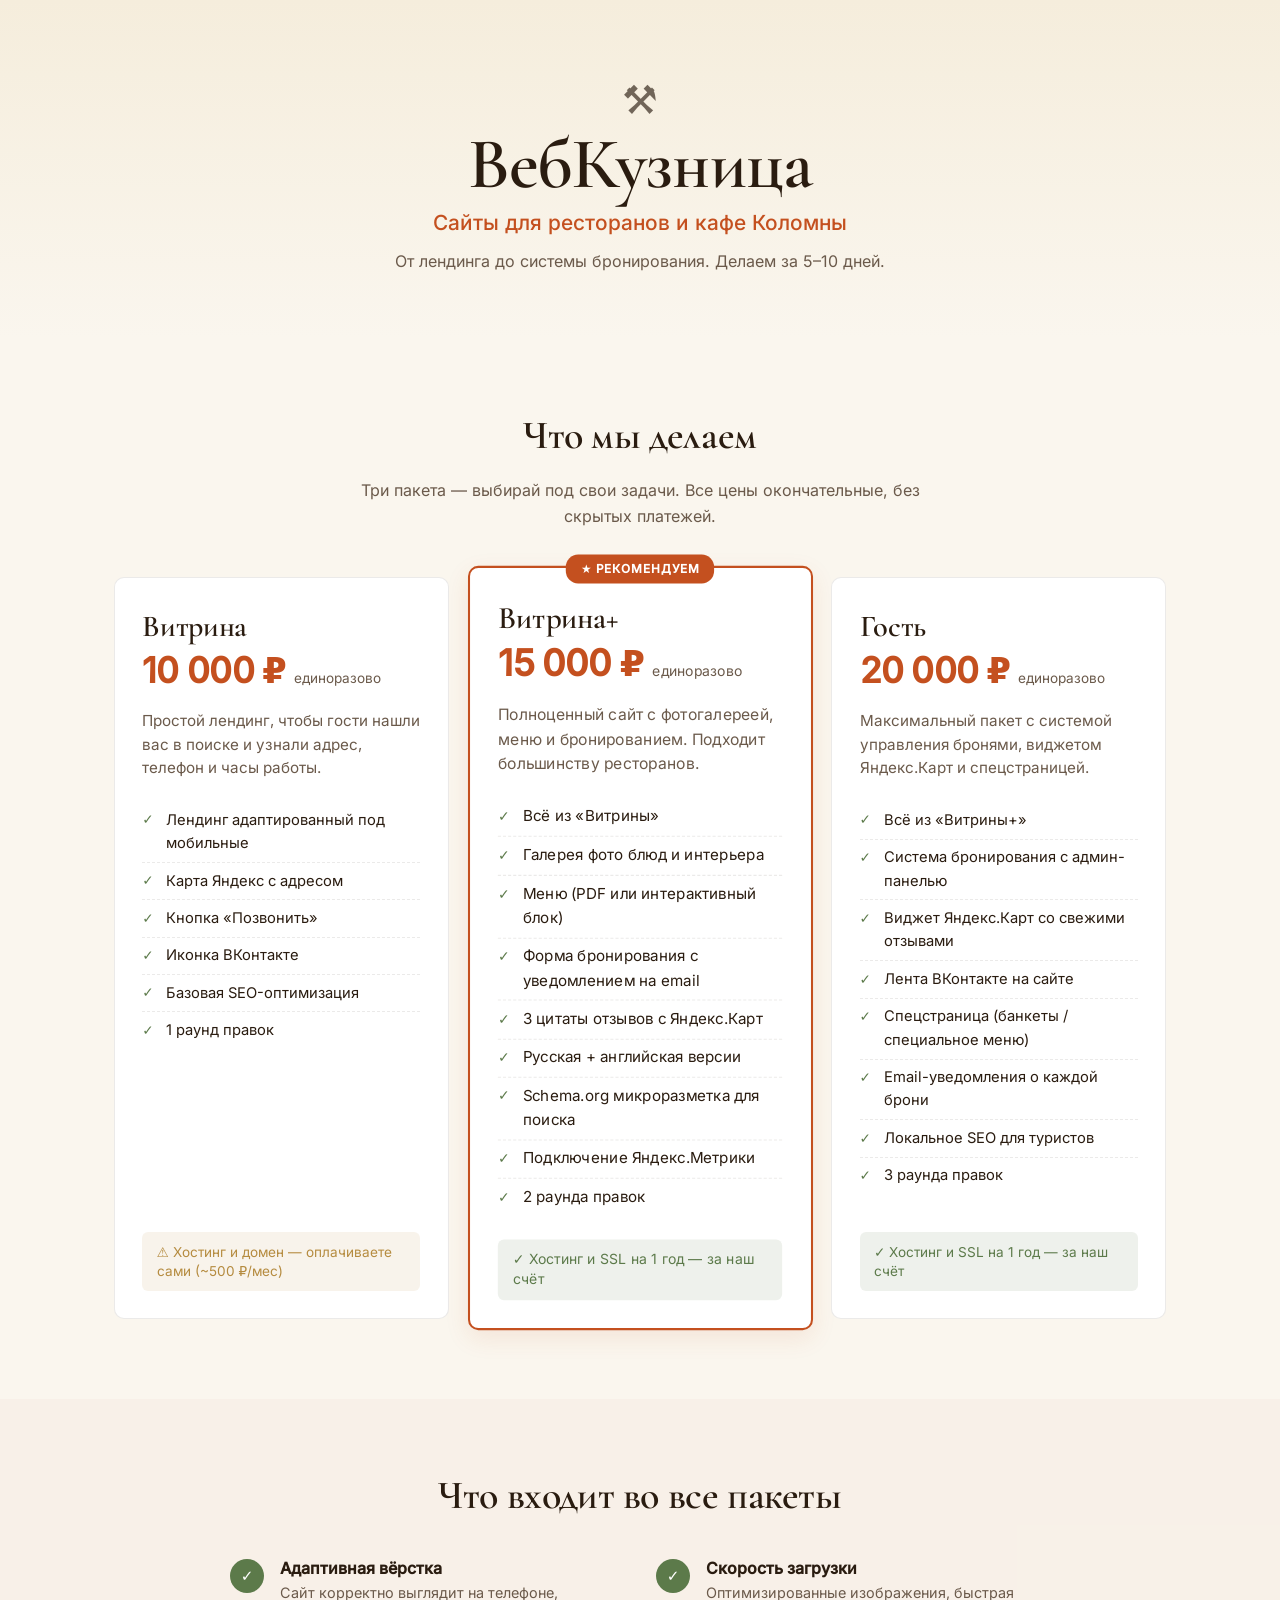
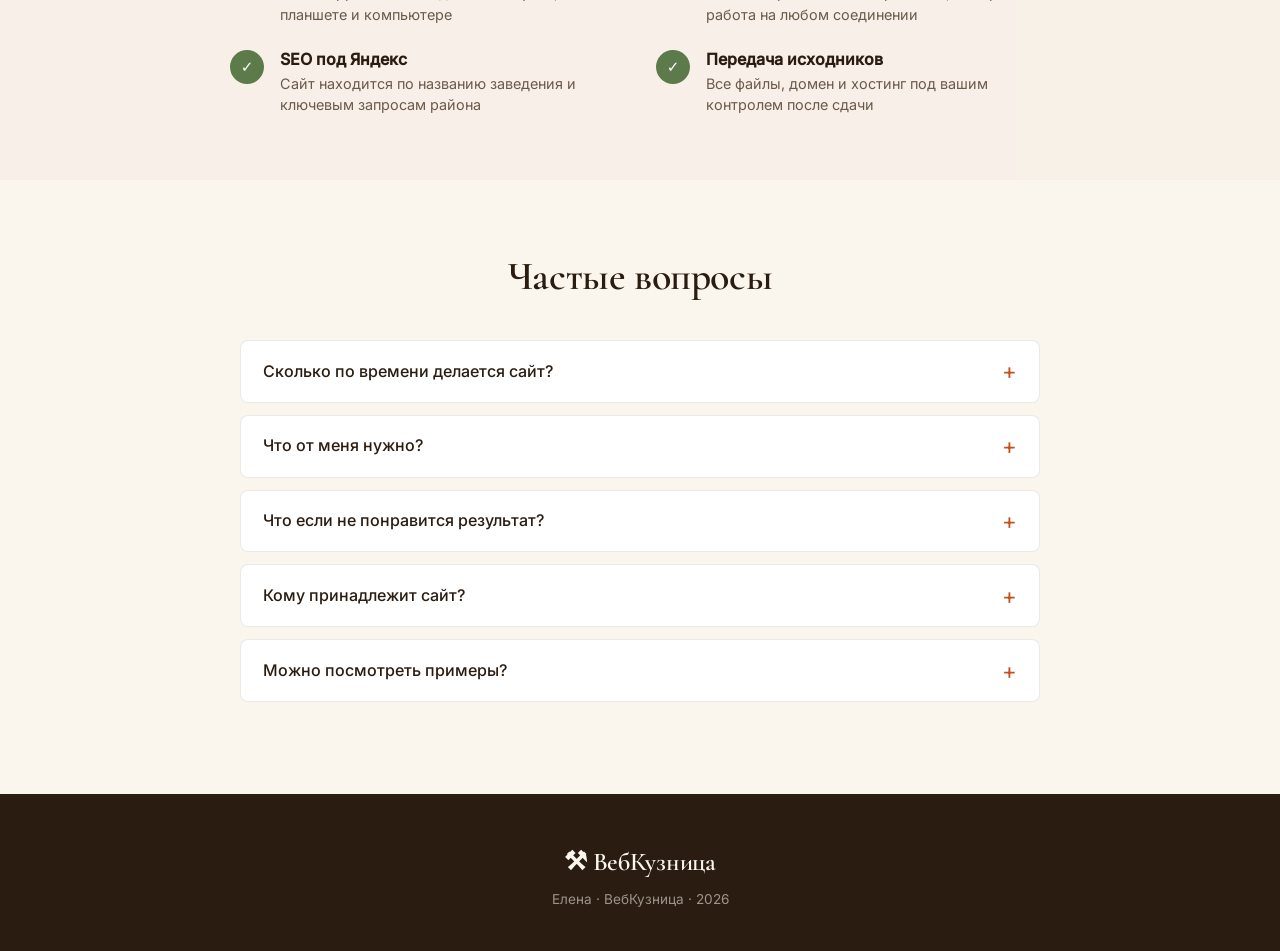
<file: price/kolomna/index.html>
<!DOCTYPE html>
<html lang="ru">
<head>
  <meta charset="UTF-8">
  <meta name="viewport" content="width=device-width, initial-scale=1.0">
  <title>Прайс на сайты для ресторанов в Коломне · ВебКузница</title>
  <meta name="description" content="Сайты для ресторанов и кафе Коломны от 10 000 ₽. Лендинги, бронирование, меню, SEO. Хостинг и поддержка включены.">
  <link rel="stylesheet" href="../assets/style.css">
</head>
<body>

  <header class="hero">
    <div class="container">
      <div class="brand-mark">⚒</div>
      <h1 class="hero-title">ВебКузница</h1>
      <p class="hero-subtitle">Сайты для ресторанов и кафе Коломны</p>
      <p class="hero-tagline">От лендинга до системы бронирования. Делаем за 5–10 дней.</p>
    </div>
  </header>

  <section class="pricing">
    <div class="container">
      <h2 class="section-title">Что мы делаем</h2>
      <p class="section-lead">
        Три пакета — выбирай под свои задачи. Все цены окончательные, без скрытых платежей.
      </p>

      <div class="pricing-grid">

        <article class="package">
          <header class="package-header">
            <h3 class="package-title">Витрина</h3>
            <div class="package-price">
              <span class="price-amount">10 000 ₽</span>
              <span class="price-note">единоразово</span>
            </div>
          </header>
          <p class="package-description">
            Простой лендинг, чтобы гости нашли вас в поиске и узнали адрес, телефон и часы работы.
          </p>
          <ul class="package-features">
            <li>Лендинг адаптированный под мобильные</li>
            <li>Карта Яндекс с адресом</li>
            <li>Кнопка «Позвонить»</li>
            <li>Иконка ВКонтакте</li>
            <li>Базовая SEO-оптимизация</li>
            <li>1 раунд правок</li>
          </ul>
          <p class="package-note warning">
            ⚠ Хостинг и домен — оплачиваете сами (~500 ₽/мес)
          </p>
        </article>

        <article class="package package-featured">
          <span class="package-badge">★ Рекомендуем</span>
          <header class="package-header">
            <h3 class="package-title">Витрина+</h3>
            <div class="package-price">
              <span class="price-amount">15 000 ₽</span>
              <span class="price-note">единоразово</span>
            </div>
          </header>
          <p class="package-description">
            Полноценный сайт с фотогалереей, меню и бронированием. Подходит большинству ресторанов.
          </p>
          <ul class="package-features">
            <li>Всё из «Витрины»</li>
            <li>Галерея фото блюд и интерьера</li>
            <li>Меню (PDF или интерактивный блок)</li>
            <li>Форма бронирования с уведомлением на email</li>
            <li>3 цитаты отзывов с Яндекс.Карт</li>
            <li>Русская + английская версии</li>
            <li>Schema.org микроразметка для поиска</li>
            <li>Подключение Яндекс.Метрики</li>
            <li>2 раунда правок</li>
          </ul>
          <p class="package-note success">
            ✓ Хостинг и SSL на 1 год — за наш счёт
          </p>
        </article>

        <article class="package">
          <header class="package-header">
            <h3 class="package-title">Гость</h3>
            <div class="package-price">
              <span class="price-amount">20 000 ₽</span>
              <span class="price-note">единоразово</span>
            </div>
          </header>
          <p class="package-description">
            Максимальный пакет с системой управления бронями, виджетом Яндекс.Карт и спецстраницей.
          </p>
          <ul class="package-features">
            <li>Всё из «Витрины+»</li>
            <li>Система бронирования с админ-панелью</li>
            <li>Виджет Яндекс.Карт со свежими отзывами</li>
            <li>Лента ВКонтакте на сайте</li>
            <li>Спецстраница (банкеты / специальное меню)</li>
            <li>Email-уведомления о каждой брони</li>
            <li>Локальное SEO для туристов</li>
            <li>3 раунда правок</li>
          </ul>
          <p class="package-note success">
            ✓ Хостинг и SSL на 1 год — за наш счёт
          </p>
        </article>

      </div>
    </div>
  </section>

  <section class="included">
    <div class="container">
      <h2 class="section-title">Что входит во все пакеты</h2>
      <div class="included-grid">
        <div class="included-item">
          <div class="check">✓</div>
          <div>
            <h4>Адаптивная вёрстка</h4>
            <p>Сайт корректно выглядит на телефоне, планшете и компьютере</p>
          </div>
        </div>
        <div class="included-item">
          <div class="check">✓</div>
          <div>
            <h4>Скорость загрузки</h4>
            <p>Оптимизированные изображения, быстрая работа на любом соединении</p>
          </div>
        </div>
        <div class="included-item">
          <div class="check">✓</div>
          <div>
            <h4>SEO под Яндекс</h4>
            <p>Сайт находится по названию заведения и ключевым запросам района</p>
          </div>
        </div>
        <div class="included-item">
          <div class="check">✓</div>
          <div>
            <h4>Передача исходников</h4>
            <p>Все файлы, домен и хостинг под вашим контролем после сдачи</p>
          </div>
        </div>
      </div>
    </div>
  </section>

  <section class="faq">
    <div class="container">
      <h2 class="section-title">Частые вопросы</h2>

      <details class="faq-item">
        <summary>Сколько по времени делается сайт?</summary>
        <div class="faq-answer">
          От 5 до 10 рабочих дней в зависимости от пакета. «Витрина» — за 5 дней,
          «Витрина+» — за 7, «Гость» — до 10 дней. Срок отсчитывается с момента,
          когда вы передаёте нам материалы (фото, тексты, контакты).
        </div>
      </details>

      <details class="faq-item">
        <summary>Что от меня нужно?</summary>
        <div class="faq-answer">
          Фото блюд и интерьера — это делаете вы (или у вас уже есть). Также:
          список услуг и часов работы, контакты, краткое описание заведения.
          Всё остальное — текст, дизайн, вёрстку, SEO — делаем сами.
        </div>
      </details>

      <details class="faq-item">
        <summary>Что если не понравится результат?</summary>
        <div class="faq-answer">
          В каждом пакете включены раунды правок: «Витрина» — 1 раунд,
          «Витрина+» — 2 раунда, «Гость» — 3 раунда. Раунд — это неограниченное
          количество мелких правок за один заход. Если расходимся в видении
          принципиально — возвращаем предоплату.
        </div>
      </details>

      <details class="faq-item">
        <summary>Кому принадлежит сайт?</summary>
        <div class="faq-answer">
          Вам. После оплаты передаём все исходники: код, дизайн, доступы.
          В пакетах «Витрина+» и «Гость» хостинг и SSL первый год за наш счёт —
          со второго года продлеваете сами или мы (по договорённости).
          В «Витрине» хостинг и домен вы оплачиваете самостоятельно.
        </div>
      </details>

      <details class="faq-item">
        <summary>Можно посмотреть примеры?</summary>
        <div class="faq-answer">
          Да. Мы сделали демо-сайты для нескольких заведений Коломны — спросите,
          пришлём ссылки.
        </div>
      </details>

    </div>
  </section>

  <footer class="footer">
    <div class="container">
      <div class="footer-brand">⚒ ВебКузница</div>
      <p class="footer-meta">Елена · ВебКузница · 2026</p>
    </div>
  </footer>

</body>
</html>
</file>
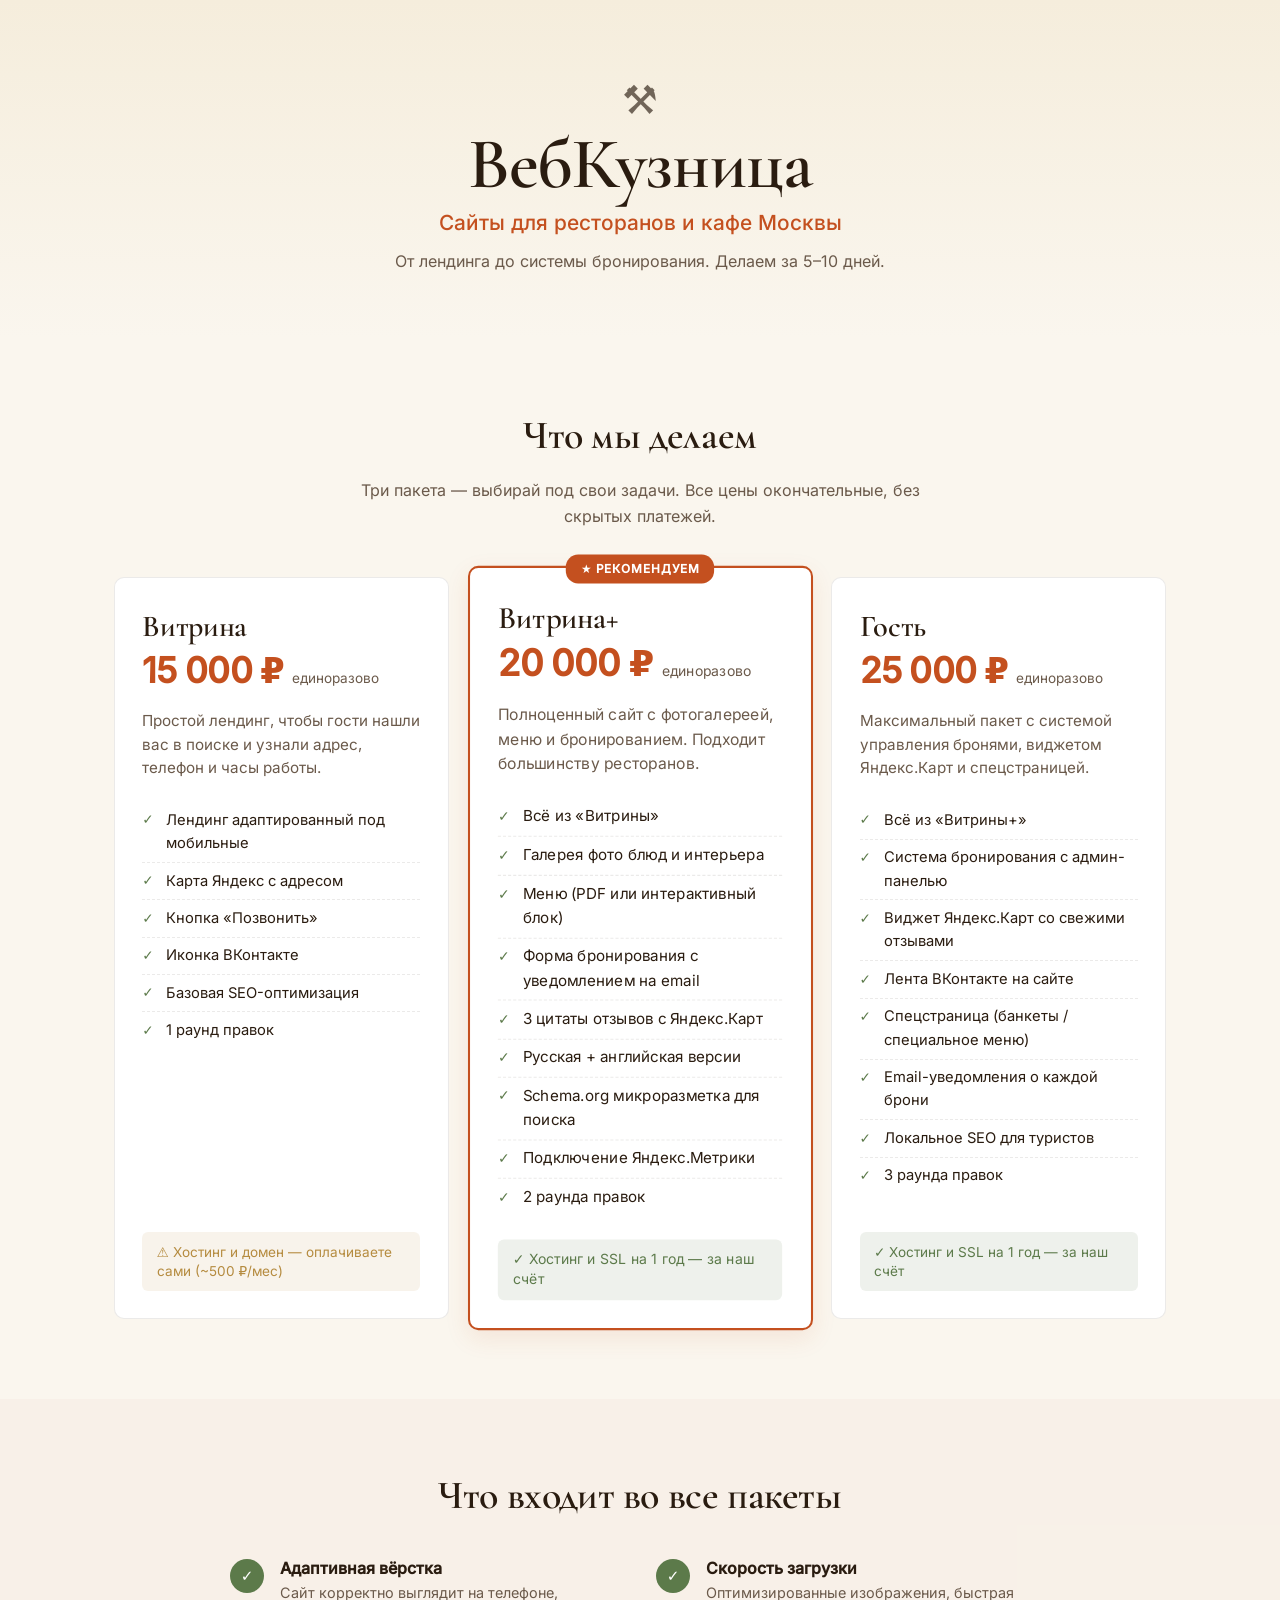
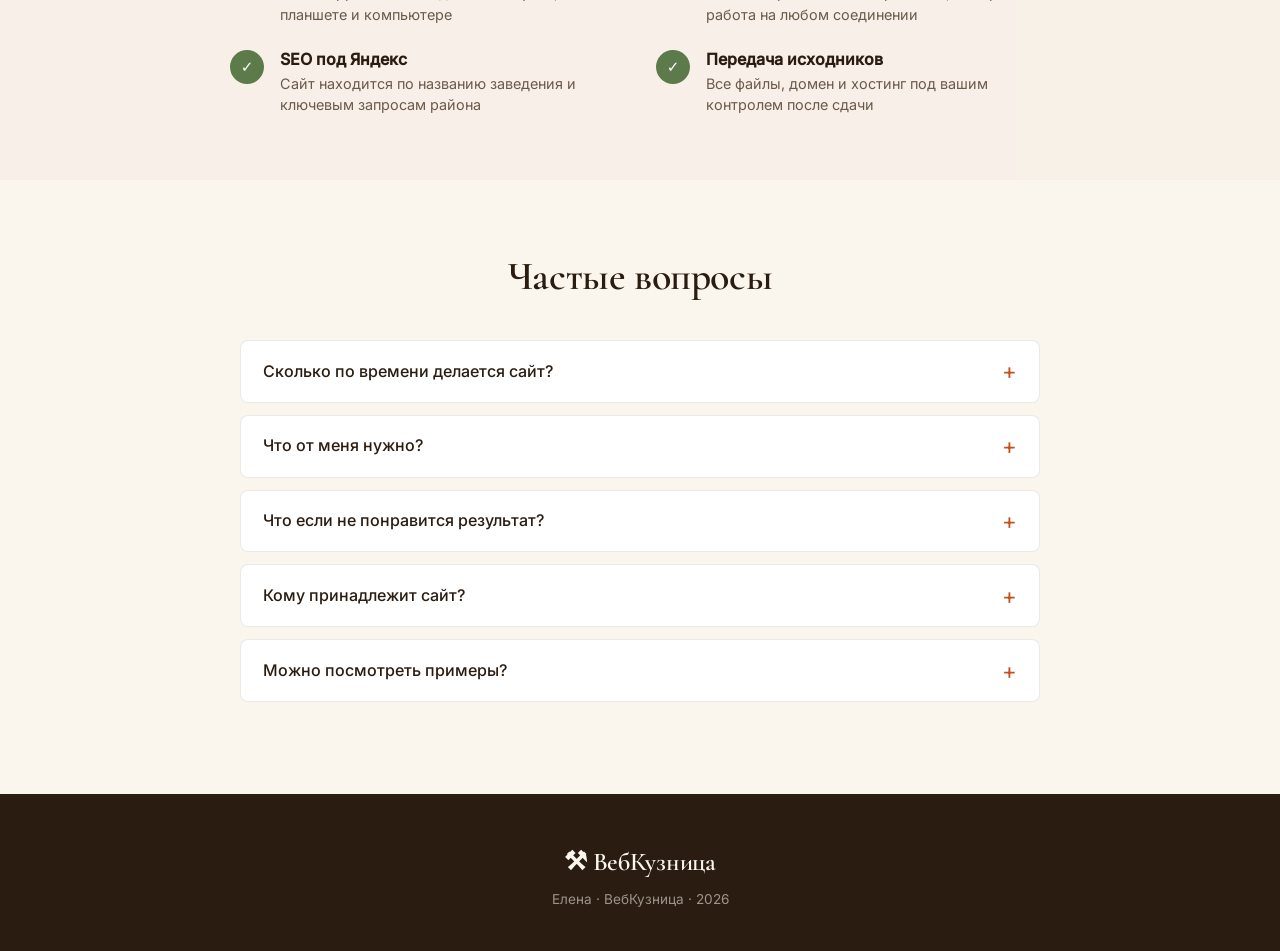
<file: price/moscow/index.html>
<!DOCTYPE html>
<html lang="ru">
<head>
  <meta charset="UTF-8">
  <meta name="viewport" content="width=device-width, initial-scale=1.0">
  <title>Прайс на сайты для ресторанов в Москве · ВебКузница</title>
  <meta name="description" content="Сайты для ресторанов и кафе Москвы от 15 000 ₽. Лендинги, бронирование, меню, SEO. Хостинг и поддержка включены.">
  <link rel="stylesheet" href="../assets/style.css">
</head>
<body>

  <header class="hero">
    <div class="container">
      <div class="brand-mark">⚒</div>
      <h1 class="hero-title">ВебКузница</h1>
      <p class="hero-subtitle">Сайты для ресторанов и кафе Москвы</p>
      <p class="hero-tagline">От лендинга до системы бронирования. Делаем за 5–10 дней.</p>
    </div>
  </header>

  <section class="pricing">
    <div class="container">
      <h2 class="section-title">Что мы делаем</h2>
      <p class="section-lead">
        Три пакета — выбирай под свои задачи. Все цены окончательные, без скрытых платежей.
      </p>

      <div class="pricing-grid">

        <article class="package">
          <header class="package-header">
            <h3 class="package-title">Витрина</h3>
            <div class="package-price">
              <span class="price-amount">15 000 ₽</span>
              <span class="price-note">единоразово</span>
            </div>
          </header>
          <p class="package-description">
            Простой лендинг, чтобы гости нашли вас в поиске и узнали адрес, телефон и часы работы.
          </p>
          <ul class="package-features">
            <li>Лендинг адаптированный под мобильные</li>
            <li>Карта Яндекс с адресом</li>
            <li>Кнопка «Позвонить»</li>
            <li>Иконка ВКонтакте</li>
            <li>Базовая SEO-оптимизация</li>
            <li>1 раунд правок</li>
          </ul>
          <p class="package-note warning">
            ⚠ Хостинг и домен — оплачиваете сами (~500 ₽/мес)
          </p>
        </article>

        <article class="package package-featured">
          <span class="package-badge">★ Рекомендуем</span>
          <header class="package-header">
            <h3 class="package-title">Витрина+</h3>
            <div class="package-price">
              <span class="price-amount">20 000 ₽</span>
              <span class="price-note">единоразово</span>
            </div>
          </header>
          <p class="package-description">
            Полноценный сайт с фотогалереей, меню и бронированием. Подходит большинству ресторанов.
          </p>
          <ul class="package-features">
            <li>Всё из «Витрины»</li>
            <li>Галерея фото блюд и интерьера</li>
            <li>Меню (PDF или интерактивный блок)</li>
            <li>Форма бронирования с уведомлением на email</li>
            <li>3 цитаты отзывов с Яндекс.Карт</li>
            <li>Русская + английская версии</li>
            <li>Schema.org микроразметка для поиска</li>
            <li>Подключение Яндекс.Метрики</li>
            <li>2 раунда правок</li>
          </ul>
          <p class="package-note success">
            ✓ Хостинг и SSL на 1 год — за наш счёт
          </p>
        </article>

        <article class="package">
          <header class="package-header">
            <h3 class="package-title">Гость</h3>
            <div class="package-price">
              <span class="price-amount">25 000 ₽</span>
              <span class="price-note">единоразово</span>
            </div>
          </header>
          <p class="package-description">
            Максимальный пакет с системой управления бронями, виджетом Яндекс.Карт и спецстраницей.
          </p>
          <ul class="package-features">
            <li>Всё из «Витрины+»</li>
            <li>Система бронирования с админ-панелью</li>
            <li>Виджет Яндекс.Карт со свежими отзывами</li>
            <li>Лента ВКонтакте на сайте</li>
            <li>Спецстраница (банкеты / специальное меню)</li>
            <li>Email-уведомления о каждой брони</li>
            <li>Локальное SEO для туристов</li>
            <li>3 раунда правок</li>
          </ul>
          <p class="package-note success">
            ✓ Хостинг и SSL на 1 год — за наш счёт
          </p>
        </article>

      </div>
    </div>
  </section>

  <section class="included">
    <div class="container">
      <h2 class="section-title">Что входит во все пакеты</h2>
      <div class="included-grid">
        <div class="included-item">
          <div class="check">✓</div>
          <div>
            <h4>Адаптивная вёрстка</h4>
            <p>Сайт корректно выглядит на телефоне, планшете и компьютере</p>
          </div>
        </div>
        <div class="included-item">
          <div class="check">✓</div>
          <div>
            <h4>Скорость загрузки</h4>
            <p>Оптимизированные изображения, быстрая работа на любом соединении</p>
          </div>
        </div>
        <div class="included-item">
          <div class="check">✓</div>
          <div>
            <h4>SEO под Яндекс</h4>
            <p>Сайт находится по названию заведения и ключевым запросам района</p>
          </div>
        </div>
        <div class="included-item">
          <div class="check">✓</div>
          <div>
            <h4>Передача исходников</h4>
            <p>Все файлы, домен и хостинг под вашим контролем после сдачи</p>
          </div>
        </div>
      </div>
    </div>
  </section>

  <section class="faq">
    <div class="container">
      <h2 class="section-title">Частые вопросы</h2>

      <details class="faq-item">
        <summary>Сколько по времени делается сайт?</summary>
        <div class="faq-answer">
          От 5 до 10 рабочих дней в зависимости от пакета. «Витрина» — за 5 дней,
          «Витрина+» — за 7, «Гость» — до 10 дней. Срок отсчитывается с момента,
          когда вы передаёте нам материалы (фото, тексты, контакты).
        </div>
      </details>

      <details class="faq-item">
        <summary>Что от меня нужно?</summary>
        <div class="faq-answer">
          Фото блюд и интерьера — это делаете вы (или у вас уже есть). Также:
          список услуг и часов работы, контакты, краткое описание заведения.
          Всё остальное — текст, дизайн, вёрстку, SEO — делаем сами.
        </div>
      </details>

      <details class="faq-item">
        <summary>Что если не понравится результат?</summary>
        <div class="faq-answer">
          В каждом пакете включены раунды правок: «Витрина» — 1 раунд,
          «Витрина+» — 2 раунда, «Гость» — 3 раунда. Раунд — это неограниченное
          количество мелких правок за один заход. Если расходимся в видении
          принципиально — возвращаем предоплату.
        </div>
      </details>

      <details class="faq-item">
        <summary>Кому принадлежит сайт?</summary>
        <div class="faq-answer">
          Вам. После оплаты передаём все исходники: код, дизайн, доступы.
          В пакетах «Витрина+» и «Гость» хостинг и SSL первый год за наш счёт —
          со второго года продлеваете сами или мы (по договорённости).
          В «Витрине» хостинг и домен вы оплачиваете самостоятельно.
        </div>
      </details>

      <details class="faq-item">
        <summary>Можно посмотреть примеры?</summary>
        <div class="faq-answer">
          Да. Мы сделали демо-сайты для нескольких заведений — спросите,
          пришлём ссылки.
        </div>
      </details>

    </div>
  </section>

  <footer class="footer">
    <div class="container">
      <div class="footer-brand">⚒ ВебКузница</div>
      <p class="footer-meta">Елена · ВебКузница · 2026</p>
    </div>
  </footer>

</body>
</html>
</file>
<file: price/assets/style.css>
/* Cormorant Garamond 400 */
@font-face {
  font-family: 'Cormorant Garamond';
  src: url('fonts/CormorantGaramond-Regular-cyrillic.woff2') format('woff2');
  font-weight: 400;
  font-style: normal;
  font-display: swap;
  unicode-range: U+0301,U+0400-045F,U+0490-0491,U+04B0-04B1,U+2116;
}
@font-face {
  font-family: 'Cormorant Garamond';
  src: url('fonts/CormorantGaramond-Regular-latin.woff2') format('woff2');
  font-weight: 400;
  font-style: normal;
  font-display: swap;
  unicode-range: U+0000-00FF,U+0131,U+0152-0153,U+02BB-02BC,U+02C6,U+02DA,U+02DC,U+0304,U+0308,U+0329,U+2000-206F,U+20AC,U+2122,U+2191,U+2193,U+2212,U+2215,U+FEFF,U+FFFD;
}
/* Cormorant Garamond 600 */
@font-face {
  font-family: 'Cormorant Garamond';
  src: url('fonts/CormorantGaramond-SemiBold-cyrillic.woff2') format('woff2');
  font-weight: 600;
  font-style: normal;
  font-display: swap;
  unicode-range: U+0301,U+0400-045F,U+0490-0491,U+04B0-04B1,U+2116;
}
@font-face {
  font-family: 'Cormorant Garamond';
  src: url('fonts/CormorantGaramond-SemiBold-latin.woff2') format('woff2');
  font-weight: 600;
  font-style: normal;
  font-display: swap;
  unicode-range: U+0000-00FF,U+0131,U+0152-0153,U+02BB-02BC,U+02C6,U+02DA,U+02DC,U+0304,U+0308,U+0329,U+2000-206F,U+20AC,U+2122,U+2191,U+2193,U+2212,U+2215,U+FEFF,U+FFFD;
}
/* Inter 400 */
@font-face {
  font-family: 'Inter';
  src: url('fonts/Inter-Regular-cyrillic.woff2') format('woff2');
  font-weight: 400;
  font-style: normal;
  font-display: swap;
  unicode-range: U+0301,U+0400-045F,U+0490-0491,U+04B0-04B1,U+2116;
}
@font-face {
  font-family: 'Inter';
  src: url('fonts/Inter-Regular-latin.woff2') format('woff2');
  font-weight: 400;
  font-style: normal;
  font-display: swap;
  unicode-range: U+0000-00FF,U+0131,U+0152-0153,U+02BB-02BC,U+02C6,U+02DA,U+02DC,U+0304,U+0308,U+0329,U+2000-206F,U+20AC,U+2122,U+2191,U+2193,U+2212,U+2215,U+FEFF,U+FFFD;
}
/* Inter 500 */
@font-face {
  font-family: 'Inter';
  src: url('fonts/Inter-Medium-cyrillic.woff2') format('woff2');
  font-weight: 500;
  font-style: normal;
  font-display: swap;
  unicode-range: U+0301,U+0400-045F,U+0490-0491,U+04B0-04B1,U+2116;
}
@font-face {
  font-family: 'Inter';
  src: url('fonts/Inter-Medium-latin.woff2') format('woff2');
  font-weight: 500;
  font-style: normal;
  font-display: swap;
  unicode-range: U+0000-00FF,U+0131,U+0152-0153,U+02BB-02BC,U+02C6,U+02DA,U+02DC,U+0304,U+0308,U+0329,U+2000-206F,U+20AC,U+2122,U+2191,U+2193,U+2212,U+2215,U+FEFF,U+FFFD;
}

:root {
  --bg:          #FAF6EE;
  --bg-card:     #FFFFFF;
  --text:        #2A1C10;
  --text-soft:   #6B5A4B;
  --accent:      #C4501F;
  --accent-soft: rgba(196, 80, 31, 0.08);
  --green:       #5C7A4A;
  --warning:     #B58B3F;
  --border:      rgba(42, 28, 16, 0.09);
}

*, *::before, *::after { box-sizing: border-box; }

html, body {
  margin: 0;
  padding: 0;
  background: var(--bg);
  color: var(--text);
  font-family: 'Inter', system-ui, -apple-system, sans-serif;
  font-size: 16px;
  line-height: 1.6;
  -webkit-font-smoothing: antialiased;
}

.container {
  max-width: 1100px;
  margin: 0 auto;
  padding: 0 1.5rem;
}

/* ── HERO ── */
.hero {
  padding: 5rem 0 4rem;
  text-align: center;
  background: linear-gradient(180deg, #F5EDDC 0%, var(--bg) 100%);
}

.brand-mark {
  font-size: 2.5rem;
  margin-bottom: 0.5rem;
  opacity: 0.65;
  line-height: 1;
}

.hero-title {
  font-family: 'Cormorant Garamond', Georgia, serif;
  font-weight: 600;
  font-size: clamp(3rem, 6vw, 4.5rem);
  margin: 0 0 0.4rem;
  letter-spacing: -0.01em;
  line-height: 1;
  color: var(--text);
}

.hero-subtitle {
  font-size: clamp(1.05rem, 2vw, 1.3rem);
  color: var(--accent);
  font-weight: 500;
  margin: 0 0 0.6rem;
}

.hero-tagline {
  color: var(--text-soft);
  font-size: 1rem;
  max-width: 500px;
  margin: 0 auto;
}

/* ── SECTION TITLES ── */
.section-title {
  font-family: 'Cormorant Garamond', Georgia, serif;
  font-weight: 600;
  font-size: clamp(1.8rem, 4vw, 2.5rem);
  text-align: center;
  margin: 0 0 0.7rem;
  letter-spacing: -0.01em;
  color: var(--text);
}

.section-lead {
  text-align: center;
  color: var(--text-soft);
  margin: 0 auto 3rem;
  max-width: 600px;
  font-size: 1rem;
}

/* ── PRICING ── */
.pricing {
  padding: 4rem 0 5rem;
}

.pricing-grid {
  display: grid;
  grid-template-columns: repeat(3, 1fr);
  gap: 1.5rem;
  align-items: stretch;
}

@media (max-width: 900px) {
  .pricing-grid {
    grid-template-columns: 1fr;
    gap: 1.2rem;
  }
}

.package {
  background: var(--bg-card);
  border-radius: 10px;
  padding: 2rem 1.7rem 1.7rem;
  display: flex;
  flex-direction: column;
  position: relative;
  border: 1px solid var(--border);
  transition: transform 0.2s ease, box-shadow 0.2s ease;
}

.package:hover {
  transform: translateY(-4px);
  box-shadow: 0 12px 30px rgba(42, 28, 16, 0.08);
}

.package-featured {
  border: 2px solid var(--accent);
  box-shadow: 0 8px 24px rgba(196, 80, 31, 0.1);
}

@media (min-width: 901px) {
  .package-featured { transform: scale(1.03); }
  .package-featured:hover { transform: scale(1.03) translateY(-4px); }
}

.package-badge {
  position: absolute;
  top: -13px;
  left: 50%;
  transform: translateX(-50%);
  background: var(--accent);
  color: white;
  font-size: 0.72rem;
  font-weight: 600;
  letter-spacing: 0.06em;
  padding: 0.3rem 0.9rem;
  border-radius: 12px;
  text-transform: uppercase;
  white-space: nowrap;
}

.package-header { margin-bottom: 1.2rem; }

.package-title {
  font-family: 'Cormorant Garamond', Georgia, serif;
  font-weight: 600;
  font-size: 1.9rem;
  margin: 0 0 0.6rem;
  letter-spacing: -0.01em;
  line-height: 1.1;
  color: var(--text);
}

.package-price {
  display: flex;
  align-items: baseline;
  gap: 0.5rem;
  flex-wrap: wrap;
}

.package-price .price-amount {
  font-size: 2.2rem;
  font-weight: 600;
  color: var(--accent);
  letter-spacing: -0.02em;
  line-height: 1;
}

.package-price .price-note {
  font-size: 0.85rem;
  color: var(--text-soft);
}

.package-description {
  color: var(--text-soft);
  font-size: 0.95rem;
  margin: 0 0 1.4rem;
  line-height: 1.55;
}

.package-features {
  list-style: none;
  padding: 0;
  margin: 0 0 1.4rem;
  flex: 1;
}

.package-features li {
  position: relative;
  padding: 0.4rem 0 0.4rem 1.5rem;
  font-size: 0.92rem;
  border-bottom: 1px dashed var(--border);
  color: var(--text);
}

.package-features li:last-child { border-bottom: none; }

.package-features li::before {
  content: '✓';
  position: absolute;
  left: 0;
  top: 0.45rem;
  color: var(--green);
  font-weight: 700;
  font-size: 0.85rem;
}

.package-note {
  font-size: 0.85rem;
  padding: 0.65rem 0.9rem;
  border-radius: 6px;
  margin: 0;
  line-height: 1.4;
}

.package-note.warning {
  background: rgba(181, 139, 63, 0.1);
  color: var(--warning);
}

.package-note.success {
  background: rgba(92, 122, 74, 0.1);
  color: var(--green);
}

/* ── INCLUDED ── */
.included {
  padding: 4rem 0;
  background: rgba(196, 80, 31, 0.03);
}

.included-grid {
  display: grid;
  grid-template-columns: repeat(2, 1fr);
  gap: 1.5rem 2rem;
  max-width: 820px;
  margin: 2rem auto 0;
}

@media (max-width: 640px) {
  .included-grid { grid-template-columns: 1fr; }
}

.included-item {
  display: flex;
  gap: 1rem;
  align-items: flex-start;
}

.included-item .check {
  flex-shrink: 0;
  width: 34px;
  height: 34px;
  border-radius: 50%;
  background: var(--green);
  color: white;
  display: flex;
  align-items: center;
  justify-content: center;
  font-weight: 700;
  font-size: 0.95rem;
}

.included-item h4 {
  margin: 0 0 0.25rem;
  font-size: 1rem;
  font-weight: 600;
  line-height: 1.2;
}

.included-item p {
  margin: 0;
  color: var(--text-soft);
  font-size: 0.9rem;
  line-height: 1.5;
}

/* ── FAQ ── */
.faq { padding: 4rem 0 5rem; }

.faq .section-title { margin-bottom: 2rem; }

.faq-item {
  background: var(--bg-card);
  border: 1px solid var(--border);
  border-radius: 8px;
  margin-bottom: 0.75rem;
  max-width: 800px;
  margin-left: auto;
  margin-right: auto;
  overflow: hidden;
}

.faq-item summary {
  cursor: pointer;
  padding: 1.1rem 1.4rem;
  font-weight: 500;
  font-size: 1rem;
  position: relative;
  list-style: none;
  user-select: none;
  color: var(--text);
  transition: background 0.15s;
}

.faq-item summary:hover { background: var(--accent-soft); }
.faq-item summary::-webkit-details-marker { display: none; }

.faq-item summary::after {
  content: '+';
  position: absolute;
  right: 1.4rem;
  top: 50%;
  transform: translateY(-50%);
  font-size: 1.4rem;
  color: var(--accent);
  font-weight: 300;
  line-height: 1;
  transition: transform 0.2s;
}

.faq-item[open] summary::after {
  transform: translateY(-50%) rotate(45deg);
}

.faq-answer {
  padding: 0 1.4rem 1.2rem;
  color: var(--text-soft);
  line-height: 1.65;
  font-size: 0.97rem;
}

/* ── FOOTER ── */
.footer {
  padding: 3rem 0 2.5rem;
  background: #2A1C10;
  color: #FAF6EE;
  text-align: center;
}

.footer-brand {
  font-family: 'Cormorant Garamond', Georgia, serif;
  font-weight: 600;
  font-size: 1.6rem;
  margin-bottom: 0.4rem;
  letter-spacing: -0.01em;
}

.footer-meta {
  font-size: 0.85rem;
  opacity: 0.55;
  margin: 0;
}
</file>
